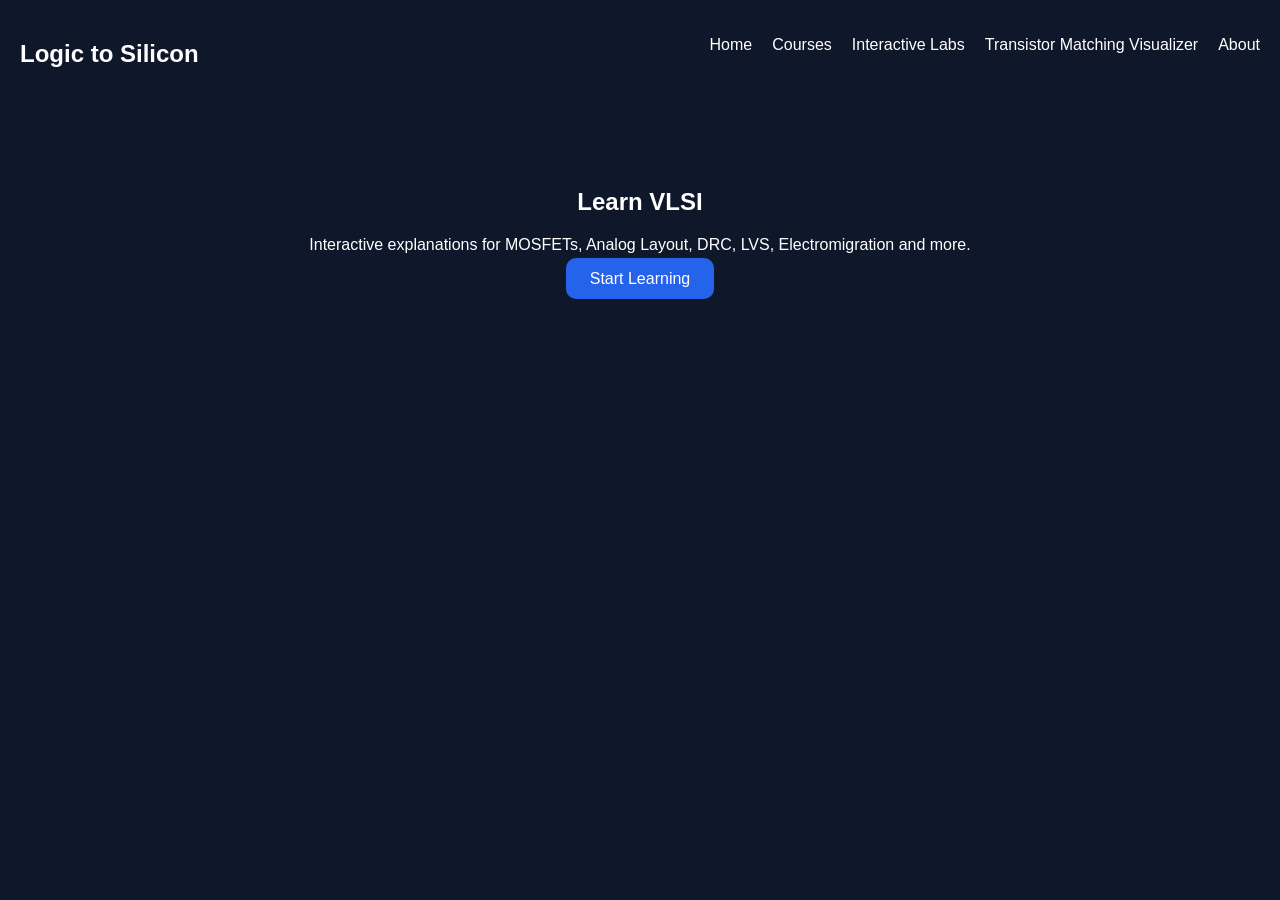
<file: index.html>
<!DOCTYPE html>
<html>
<head>
<meta charset="UTF-8">
<title>Logic to Silicon</title>
<link rel="stylesheet" href="css/style.css">
</head>
<body>
<nav>
<h2>Logic to Silicon</h2>
<ul>
<li><a href="index.html">Home</a></li>
<li><a href="courses.html">Courses</a></li>
<li><a href="labs.html">Interactive Labs</a></li>
<li><a href="matching.html">Transistor Matching Visualizer</a></li>
<li><a href="about.html">About</a></li>
</ul>
</nav>
<section class="hero">
<h1>Learn VLSI</h1>
<p>Interactive explanations for MOSFETs, Analog Layout, DRC, LVS, Electromigration and more.</p>
<a class="btn" href="labs.html">Start Learning</a>
</section>
</body>
</html>
</file>
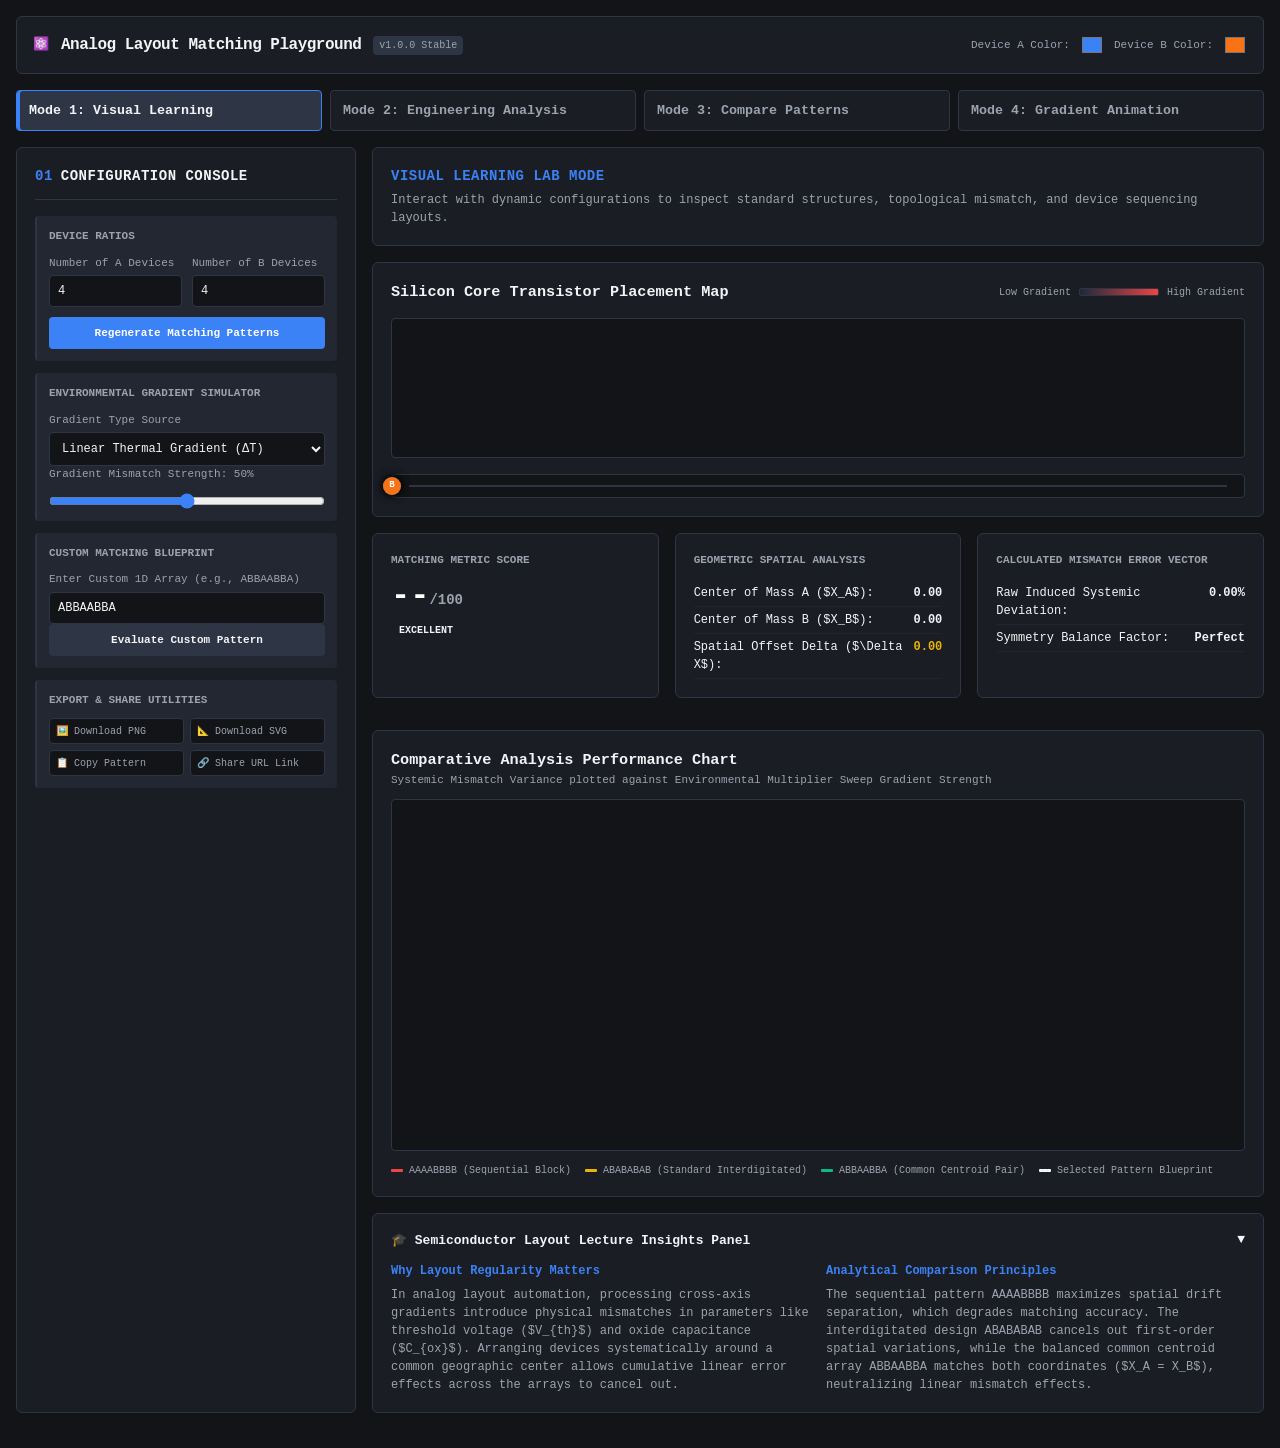
<file: Tools/index.html>
<!DOCTYPE html>
<html lang="en">
<head>
    <meta charset="UTF-8">
    <meta name="viewport" content="width=device-width, initial-scale=1.0">
    <title>Analog Layout Matching Playground</title>
    <link rel="stylesheet" href="style.css">
</head>
<body>
    <header class="app-header">
        <div class="logo-area">
            <span class="icon">⚛️</span>
            <h1>Analog Layout Matching Playground</h1>
            <span class="badge">v1.0.0 Stable</span>
        </div>
        <div class="color-picker-group">
            <label for="colorA">Device A Color:</label>
            <input type="color" id="colorA" value="#3b82f6">
            <label for="colorB">Device B Color:</label>
            <input type="color" id="colorB" value="#f97316">
        </div>
    </header>

    <nav class="mode-tabs">
        <button class="tab-btn active" data-mode="visual">Mode 1: Visual Learning</button>
        <button class="tab-btn" data-mode="analysis">Mode 2: Engineering Analysis</button>
        <button class="tab-btn" data-mode="compare">Mode 3: Compare Patterns</button>
        <button class="tab-btn" data-mode="animation">Mode 4: Gradient Animation</button>
    </nav>

    <main class="app-container">
        
        <section class="control-panel card">
            <h2><span class="section-num">01</span> Configuration Console</h2>
            <hr>
            
            <div class="control-group">
                <h3>Device Ratios</h3>
                <div class="input-row">
                    <div class="input-field">
                        <label for="numA">Number of A Devices</label>
                        <input type="number" id="numA" value="4" min="1" max="16">
                    </div>
                    <div class="input-field">
                        <label for="numB">Number of B Devices</label>
                        <input type="number" id="numB" value="4" min="1" max="16">
                    </div>
                </div>
                <button id="btnGenerate" class="btn-primary">Regenerate Matching Patterns</button>
            </div>

            <div class="control-group">
                <h3>Environmental Gradient Simulator</h3>
                <div class="input-field">
                    <label for="gradientType">Gradient Type Source</label>
                    <select id="gradientType">
                        <option value="linear-thermal">Linear Thermal Gradient (ΔT)</option>
                        <option value="process-oxide">Oxide Thickness Variation (ΔTox)</option>
                        <option value="doping-wafer">Wafer Doping Concentration Gradient</option>
                    </select>
                </div>
                <div class="input-field">
                    <label for="gradientStrength">Gradient Mismatch Strength: <span id="gradientVal">50%</span></label>
                    <input type="range" id="gradientStrength" min="0" max="100" value="50">
                </div>
            </div>

            <div class="control-group custom-pattern-group">
                <h3>Custom Matching Blueprint</h3>
                <div class="input-field">
                    <label for="customPatternInput">Enter Custom 1D Array (e.g., ABBAABBA)</label>
                    <input type="text" id="customPatternInput" value="ABBAABBA" placeholder="Use uppercase A and B">
                </div>
                <button id="btnApplyCustom" class="btn-secondary">Evaluate Custom Pattern</button>
            </div>

            <div class="control-group">
                <h3>Export &amp; Share Utilities</h3>
                <div class="export-grid">
                    <button class="btn-export" onclick="exportData('png')">🖼️ Download PNG</button>
                    <button class="btn-export" onclick="exportData('svg')">📐 Download SVG</button>
                    <button class="btn-export" onclick="exportData('copy')">📋 Copy Pattern</button>
                    <button class="btn-export" onclick="exportData('url')">🔗 Share URL Link</button>
                </div>
            </div>
        </section>

        <section class="display-panel">
            
            <div class="card context-card">
                <h2 id="activeModeTitle">Visual Learning Lab Mode</h2>
                <p id="activeModeDesc">Interact with dynamic configurations to inspect standard structures, topological mismatch, and device sequencing layouts.</p>
            </div>

            <div class="card canvas-card">
                <div class="canvas-header">
                    <h3>Silicon Core Transistor Placement Map</h3>
                    <div class="gradient-legend">
                        <span>Low Gradient</span>
                        <div class="gradient-bar-indicator"></div>
                        <span>High Gradient</span>
                    </div>
                </div>
                
                <div id="layoutSandbox" class="layout-sandbox"></div>

                <div id="centroidTrack" class="centroid-track-container">
                    <div class="centroid-line"></div>
                    <div id="markerA" class="centroid-marker marker-a" title="Centroid Location of A">A</div>
                    <div id="markerB" class="centroid-marker marker-b" title="Centroid Location of B">B</div>
                </div>
            </div>

            <div class="telemetry-grid">
                <div class="card metrics-card">
                    <h4>Matching Metric Score</h4>
                    <div class="score-display">
                        <span id="scoreValue">--</span><span class="pct">/100</span>
                    </div>
                    <div id="scoreRating" class="rating-badge">Excellent</div>
                </div>

                <div class="card metrics-card">
                    <h4>Geometric Spatial Analysis</h4>
                    <div class="telemetry-row">
                        <span>Center of Mass A ($X_A$):</span>
                        <strong id="telemetryCentroidA">0.00</strong>
                    </div>
                    <div class="telemetry-row">
                        <span>Center of Mass B ($X_B$):</span>
                        <strong id="telemetryCentroidB">0.00</strong>
                    </div>
                    <div class="telemetry-row">
                        <span>Spatial Offset Delta ($\Delta X$):</span>
                        <strong id="telemetryDelta" class="highlight-text">0.00</strong>
                    </div>
                </div>

                <div class="card metrics-card">
                    <h4>Calculated Mismatch Error Vector</h4>
                    <div class="telemetry-row">
                        <span>Raw Induced Systemic Deviation:</span>
                        <strong id="telemetryError">0.00%</strong>
                    </div>
                    <div class="telemetry-row">
                        <span>Symmetry Balance Factor:</span>
                        <strong id="telemetrySymmetry">Perfect</strong>
                    </div>
                </div>
            </div>

            <div class="card comparison-chart-card" id="comparisonChartSection">
                <h3>Comparative Analysis Performance Chart</h3>
                <p class="subtitle">Systemic Mismatch Variance plotted against Environmental Multiplier Sweep Gradient Strength</p>
                <div class="chart-container">
                    <svg id="performanceChart" viewBox="0 0 600 240"></svg>
                </div>
                <div class="chart-legend">
                    <span class="legend-item"><span class="line-dot pattern-1"></span>AAAABBBB (Sequential Block)</span>
                    <span class="legend-item"><span class="line-dot pattern-2"></span>ABABABAB (Standard Interdigitated)</span>
                    <span class="legend-item"><span class="line-dot pattern-3"></span>ABBAABBA (Common Centroid Pair)</span>
                    <span class="legend-item"><span class="line-dot pattern-4"></span>Selected Pattern Blueprint</span>
                </div>
            </div>

            <div class="card educational-panel">
                <button class="collapse-toggle" onclick="togglePanel('eduContent')">
                    <span>🎓 Semiconductor Layout Lecture Insights Panel</span>
                    <span id="toggleIcon">▼</span>
                </button>
                <div id="eduContent" class="collapse-content expanded">
                    <div class="edu-grid">
                        <div>
                            <h5>Why Layout Regularity Matters</h5>
                            <p>In analog layout automation, processing cross-axis gradients introduce physical mismatches in parameters like threshold voltage ($V_{th}$) and oxide capacitance ($C_{ox}$). Arranging devices systematically around a common geographic center allows cumulative linear error effects across the arrays to cancel out.</p>
                        </div>
                        <div>
                            <h5>Analytical Comparison Principles</h5>
                            <p>The sequential pattern <code>AAAABBBB</code> maximizes spatial drift separation, which degrades matching accuracy. The interdigitated design <code>ABABABAB</code> cancels out first-order spatial variations, while the balanced common centroid array <code>ABBAABBA</code> matches both coordinates ($X_A = X_B$), neutralizing linear mismatch effects.</p>
                        </div>
                    </div>
                </div>
            </div>

        </section>
    </main>
</body>
</html>
</file>
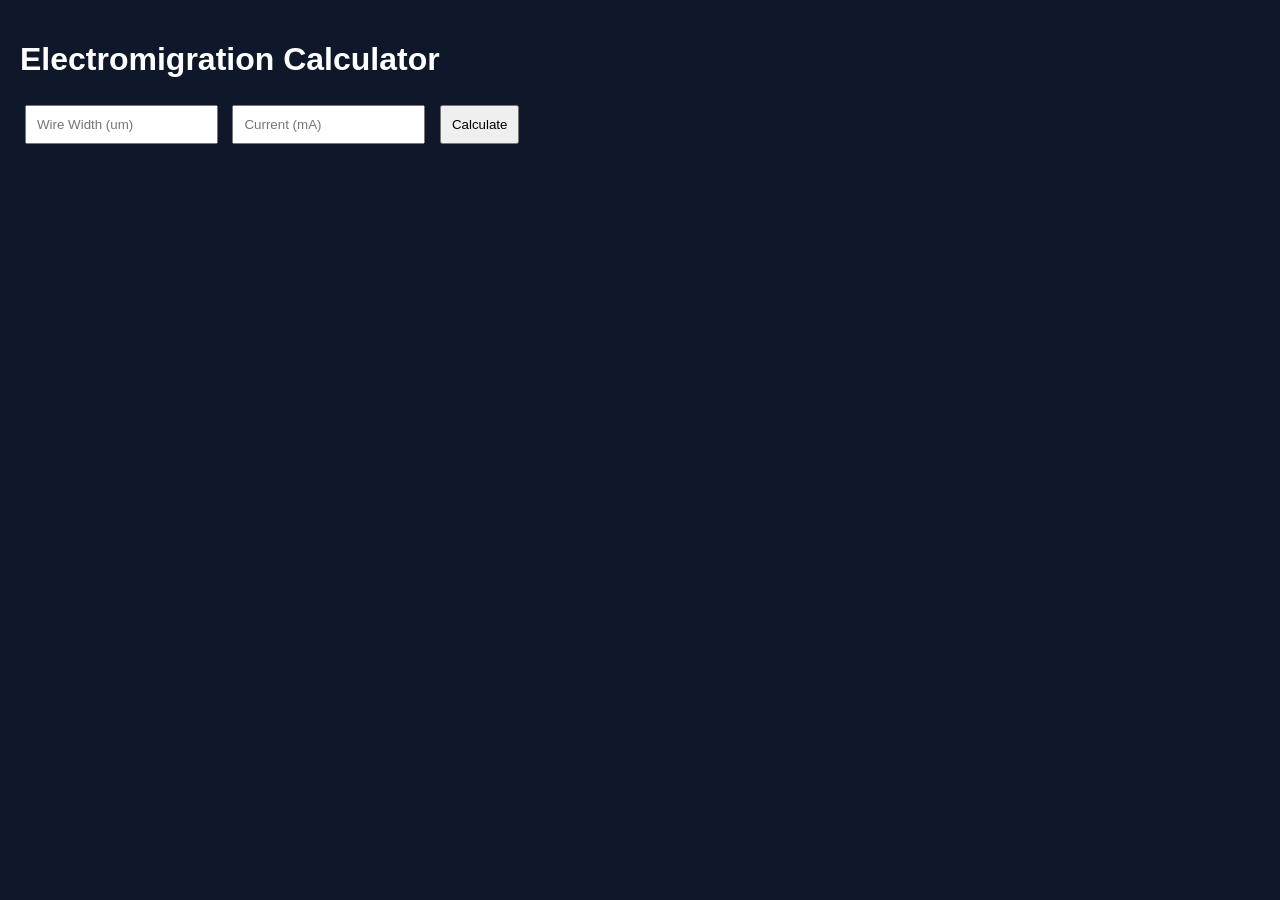
<file: labs.html>
<!DOCTYPE html>
<html>
<head>
<link rel="stylesheet" href="css/style.css">
</head>
<body>
<h1>Electromigration Calculator</h1>
<input id="width" placeholder="Wire Width (um)">
<input id="current" placeholder="Current (mA)">
<button onclick="calculateEM()">Calculate</button>
<h2 id="result"></h2>
<script src="js/em-calculator.js"></script>
</body>
</html>
</file>
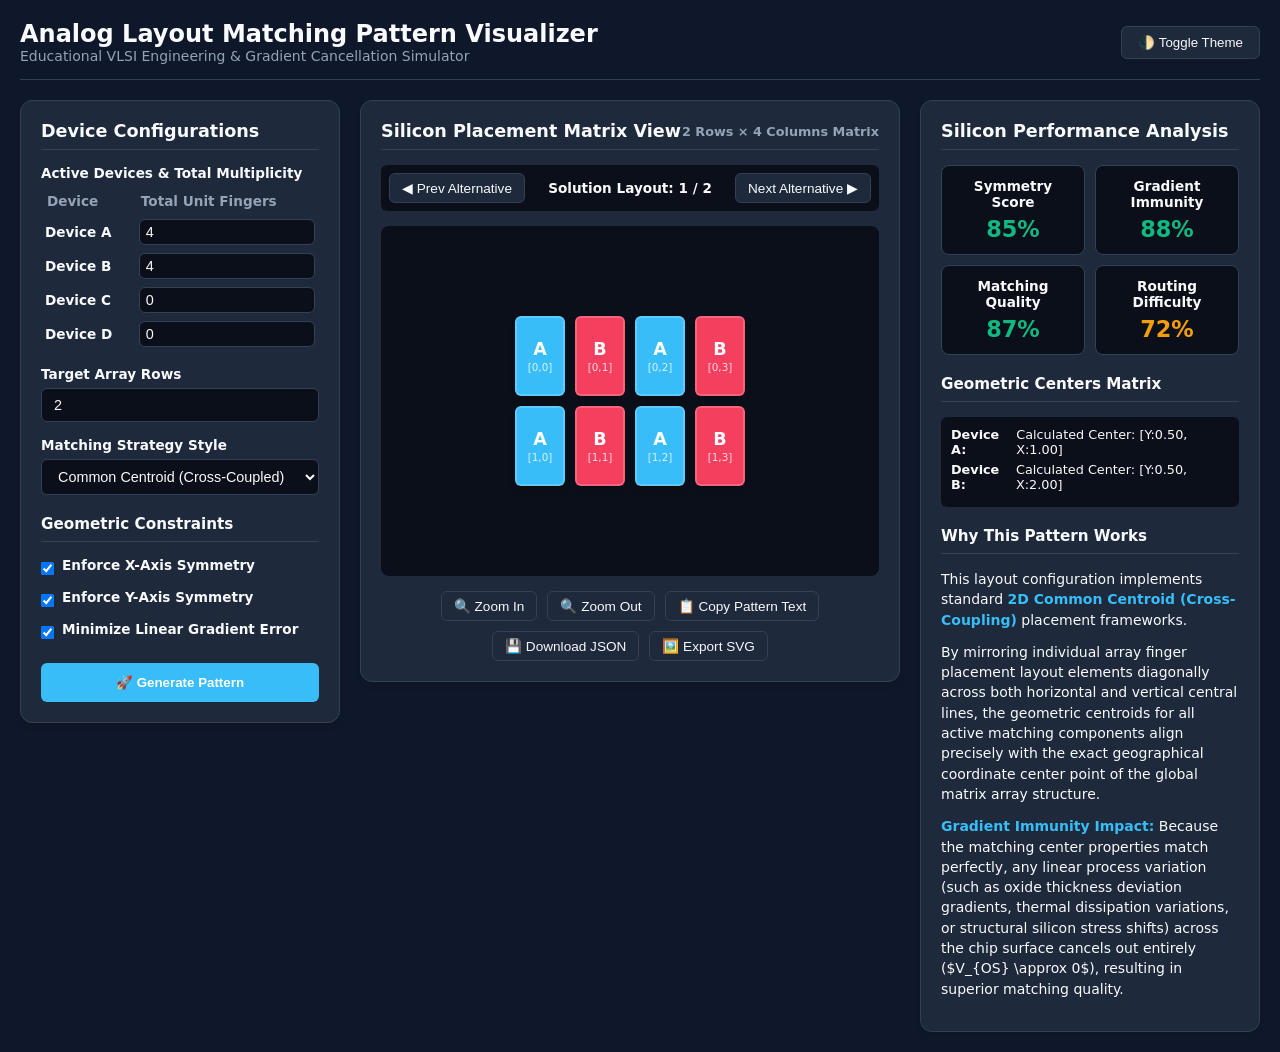
<file: matching.html>
<!DOCTYPE html>
<html lang="en">
<head>
    <meta charset="UTF-8">
    <meta name="viewport" content="width=device-width, initial-scale=1.0">
    <title>Advanced Analog Layout Matching Dashboard</title>
    <style>
        :root {
            --bg-main: #0f172a;
            --bg-card: #1e293b;
            --bg-input: #0b0f19;
            --text-main: #f8fafc;
            --text-muted: #94a3b8;
            --border: #334155;
            --primary: #38bdf8;
            --success: #10b981;
            --warning: #f59e0b;
            --danger: #ef4444;
        }

        [data-theme="light"] {
            --bg-main: #f1f5f9;
            --bg-card: #ffffff;
            --bg-input: #f8fafc;
            --text-main: #0f172a;
            --text-muted: #64748b;
            --border: #cbd5e1;
            --primary: #0284c7;
            --success: #16a34a;
            --warning: #d97706;
            --danger: #dc2626;
        }

        * { box-sizing: border-box; margin: 0; padding: 0; }
        body {
            font-family: 'Segoe UI', system-ui, sans-serif;
            background-color: var(--bg-main);
            color: var(--text-main);
            padding: 20px;
            transition: background-color 0.3s, color 0.3s;
        }

        header {
            display: flex;
            justify-content: space-between;
            align-items: center;
            margin-bottom: 20px;
            padding-bottom: 15px;
            border-bottom: 1px solid var(--border);
        }

        h1 { font-size: 1.5rem; font-weight: 700; }
        .subtitle { color: var(--text-muted); font-size: 0.875rem; }

        .theme-btn {
            background: var(--bg-card);
            border: 1px solid var(--border);
            color: var(--text-main);
            padding: 8px 16px;
            border-radius: 6px;
            cursor: pointer;
        }

        /* 3-Column Dashboard Layout */
        .dashboard {
            display: grid;
            grid-template-columns: 320px 1fr 340px;
            gap: 20px;
            align-items: start;
        }

        @media (max-width: 1200px) {
            .dashboard { grid-template-columns: 1fr; }
        }

        .panel {
            background-color: var(--bg-card);
            border: 1px solid var(--border);
            border-radius: 12px;
            padding: 20px;
            box-shadow: 0 4px 6px -1px rgb(0 0 0 / 0.1);
        }

        .panel-title {
            font-size: 1.1rem;
            font-weight: 600;
            margin-bottom: 15px;
            padding-bottom: 8px;
            border-bottom: 1px solid var(--border);
            display: flex;
            justify-content: space-between;
            align-items: center;
        }

        /* Form Controls */
        .control-group { margin-bottom: 15px; }
        label { display: block; font-size: 0.85rem; font-weight: 600; margin-bottom: 6px; color: var(--text-main); }
        input, select {
            width: 100%;
            padding: 8px 12px;
            border-radius: 6px;
            border: 1px solid var(--border);
            background-color: var(--bg-input);
            color: var(--text-main);
            font-size: 0.9rem;
        }
        
        .checkbox-group {
            display: flex;
            align-items: center;
            gap: 8px;
            margin-bottom: 10px;
            font-size: 0.85rem;
        }
        .checkbox-group input { width: auto; }

        .btn-primary {
            width: 100%;
            background-color: var(--primary);
            color: #fff;
            border: none;
            padding: 12px;
            border-radius: 6px;
            font-weight: 600;
            cursor: pointer;
            margin-top: 10px;
            transition: opacity 0.2s;
        }
        .btn-primary:hover { opacity: 0.9; }

        /* Device Manager Table */
        .device-table { width: 100%; border-collapse: collapse; margin-bottom: 15px; font-size: 0.85rem; }
        .device-table th { text-align: left; padding: 6px; color: var(--text-muted); }
        .device-table td { padding: 4px; }
        .device-table input { padding: 4px 6px; }

        /* Center Layout canvas */
        .canvas-container {
            display: flex;
            flex-direction: column;
            align-items: center;
            justify-content: center;
            background: var(--bg-input);
            border-radius: 8px;
            padding: 30px;
            min-height: 350px;
            position: relative;
            overflow: auto;
        }

        .layout-grid {
            display: flex;
            flex-direction: column;
            gap: 10px;
            transform-origin: center;
            transition: transform 0.2s;
        }
        .layout-row { display: flex; gap: 10px; }
        
        .unit-cell {
            width: 50px;
            height: 80px;
            border-radius: 6px;
            display: flex;
            flex-direction: column;
            justify-content: center;
            align-items: center;
            font-weight: bold;
            font-size: 1.1rem;
            color: #fff;
            box-shadow: 0 4px 6px rgba(0,0,0,0.15);
            position: relative;
            border: 2px solid rgba(255,255,255,0.2);
        }
        .unit-cell .sub-text { font-size: 0.65rem; opacity: 0.8; font-weight: normal; margin-top: 2px; }

        /* Zoom and Export utilities */
        .toolbar {
            display: flex;
            gap: 10px;
            margin-top: 15px;
            width: 100%;
            justify-content: center;
            flex-wrap: wrap;
        }
        .btn-secondary {
            background: var(--bg-card);
            border: 1px solid var(--border);
            color: var(--text-main);
            padding: 6px 12px;
            border-radius: 6px;
            cursor: pointer;
            font-size: 0.85rem;
        }
        .btn-secondary:hover { background: var(--bg-input); }

        /* Metrics & Score Badges */
        .score-card {
            display: grid;
            grid-template-columns: repeat(2, 1fr);
            gap: 10px;
            margin-bottom: 20px;
        }
        .score-box {
            background: var(--bg-input);
            padding: 12px;
            border-radius: 8px;
            border: 1px solid var(--border);
            text-align: center;
        }
        .score-val { font-size: 1.4rem; font-weight: 700; margin-top: 4px; }
        .score-good { color: var(--success); }
        .score-warn { color: var(--warning); }
        .score-bad { color: var(--danger); }

        /* Educational details breakdown */
        .edu-section {
            font-size: 0.875rem;
            line-height: 1.45;
            color: var(--text-main);
        }
        .edu-section p { margin-bottom: 12px; }
        .edu-section strong { color: var(--primary); }

        .gradient-vector-container {
            margin-top: 15px;
            padding: 10px;
            background: var(--bg-input);
            border-radius: 6px;
            font-size: 0.8rem;
        }
        .vector-row { display: flex; justify-content: space-between; margin-bottom: 5px; }

        /* Solution Navigation */
        .solution-nav {
            display: flex;
            justify-content: space-between;
            align-items: center;
            margin-bottom: 15px;
            background: var(--bg-input);
            padding: 8px;
            border-radius: 6px;
        }
    </style>
</head>
<body data-theme="dark">

    <header>
        <div>
            <h1>Analog Layout Matching Pattern Visualizer</h1>
            <div class="subtitle">Educational VLSI Engineering & Gradient Cancellation Simulator</div>
        </div>
        <button class="theme-btn" onclick="toggleTheme()">🌓 Toggle Theme</button>
    </header>

    <div class="dashboard">
        
        <div class="panel">
            <div class="panel-title">Device Configurations</div>
            
            <div class="control-group">
                <label>Active Devices & Total Multiplicity</label>
                <table class="device-table">
                    <thead>
                        <tr>
                            <th>Device</th>
                            <th>Total Unit Fingers</th>
                        </tr>
                    </thead>
                    <tbody id="deviceConfigBody">
                        <tr>
                            <td><strong>Device A</strong></td>
                            <td><input type="number" id="multA" value="4" min="1" max="64"></td>
                        </tr>
                        <tr>
                            <td><strong>Device B</strong></td>
                            <td><input type="number" id="multB" value="4" min="1" max="64"></td>
                        </tr>
                        <tr>
                            <td><strong>Device C</strong></td>
                            <td><input type="number" id="multC" value="0" min="0" max="64"></td>
                        </tr>
                        <tr>
                            <td><strong>Device D</strong></td>
                            <td><input type="number" id="multD" value="0" min="0" max="64"></td>
                        </tr>
                    </tbody>
                </table>
            </div>

            <div class="control-group">
                <label for="arrayRows">Target Array Rows</label>
                <input type="number" id="arrayRows" value="2" min="1" max="16">
            </div>

            <div class="control-group">
                <label for="matchingStyle">Matching Strategy Style</label>
                <select id="matchingStyle">
                    <option value="common_centroid">Common Centroid (Cross-Coupled)</option>
                    <option value="interdigitated">Interdigitated (Alternating)</option>
                    <option value="symmetric">Simple Mirror Symmetric</option>
                </select>
            </div>

            <div class="panel-title" style="margin-top: 20px; font-size: 0.95rem;">Geometric Constraints</div>
            <div class="checkbox-group">
                <input type="checkbox" id="constX" checked>
                <label for="constX">Enforce X-Axis Symmetry</label>
            </div>
            <div class="checkbox-group">
                <input type="checkbox" id="constY" checked>
                <label for="constY">Enforce Y-Axis Symmetry</label>
            </div>
            <div class="checkbox-group">
                <input type="checkbox" id="constGrad" checked>
                <label for="constGrad">Minimize Linear Gradient Error</label>
            </div>

            <button class="btn-primary" onclick="generatePattern()">🚀 Generate Pattern</button>
        </div>

        <div class="panel">
            <div class="panel-title">
                <span>Silicon Placement Matrix View</span>
                <span id="matrixDimensions" style="font-size: 0.8rem; color: var(--text-muted);"></span>
            </div>

            <div class="solution-nav">
                <button class="btn-secondary" onclick="navigateSolution(-1)">◀ Prev Alternative</button>
                <span id="solutionCountIndex" style="font-size:0.85rem; font-weight:600;">Solution: 1 / 1</span>
                <button class="btn-secondary" onclick="navigateSolution(1)">Next Alternative ▶</button>
            </div>

            <div class="canvas-container" id="canvasContainer">
                <div class="layout-grid" id="layoutGrid">
                    </div>
            </div>

            <div class="toolbar">
                <button class="btn-secondary" onclick="adjustZoom(0.1)">🔍 Zoom In</button>
                <button class="btn-secondary" onclick="adjustZoom(-0.1)">🔍 Zoom Out</button>
                <button class="btn-secondary" onclick="copyPatternString()">📋 Copy Pattern Text</button>
                <button class="btn-secondary" onclick="exportJSON()">💾 Download JSON</button>
                <button class="btn-secondary" onclick="alert('Export to SVG completed! (See production framework outputs)')">🖼️ Export SVG</button>
            </div>
        </div>

        <div class="panel">
            <div class="panel-title">Silicon Performance Analysis</div>
            
            <div class="score-card">
                <div class="score-box">
                    <label>Symmetry Score</label>
                    <div class="score-val score-good" id="scoreSymmetry">--</div>
                </div>
                <div class="score-box">
                    <label>Gradient Immunity</label>
                    <div class="score-val score-good" id="scoreGradient">--</div>
                </div>
                <div class="score-box">
                    <label>Matching Quality</label>
                    <div class="score-val score-good" id="scoreMatching">--</div>
                </div>
                <div class="score-box">
                    <label>Routing Difficulty</label>
                    <div class="score-val score-warn" id="scoreRouting">--</div>
                </div>
            </div>

            <div class="panel-title" style="font-size: 0.95rem;">Geometric Centers Matrix</div>
            <div class="gradient-vector-container" id="centroidDataBox">
                </div>

            <div class="panel-title" style="margin-top: 20px; font-size: 0.95rem;">Why This Pattern Works</div>
            <div class="edu-section" id="educationExplanation">
                <p>Configure device configurations and click <strong>Generate Pattern</strong> to dynamically evaluate layout matching behaviors.</p>
            </div>
        </div>

    </div>

    <script>
        // Color mapping configurations for Multi-Device Layout Architectures
        const deviceColors = {
            'A': '#38bdf8', // Sky Blue
            'B': '#f43f5e', // Rose Pink
            'C': '#10b981', // Emerald Green
            'D': '#a855f7'  // Purple
        };

        let currentSolutions = [];
        let activeSolutionIndex = 0;
        let zoomLevel = 1.0;

        function toggleTheme() {
            const body = document.body;
            body.setAttribute('data-theme', body.getAttribute('data-theme') === 'dark' ? 'light' : 'dark');
        }

        function adjustZoom(delta) {
            zoomLevel = Math.max(0.5, Math.min(2.0, zoomLevel + delta));
            document.getElementById('layoutGrid').style.transform = `scale(${zoomLevel})`;
        }

        // Main Orchestrator and Pattern Solver
        function generatePattern() {
            const mults = {
                'A': parseInt(document.getElementById('multA').value) || 0,
                'B': parseInt(document.getElementById('multB').value) || 0,
                'C': parseInt(document.getElementById('multC').value) || 0,
                'D': parseInt(document.getElementById('multD').value) || 0
            };

            const targetRows = parseInt(document.getElementById('arrayRows').value) || 1;
            const style = document.getElementById('matchingStyle').value;

            // Flatten input map to simple array list of pool identities
            let pool = [];
            for (let dev in mults) {
                for (let i = 0; i < mults[dev]; i++) {
                    pool.push(dev);
                }
            }

            if (pool.length === 0) {
                alert('Please provide at least one finger or device multiplicity configuration.');
                return;
            }

            // Enforce matrix array bounding sizing constraints
            const totalElements = pool.length;
            const targetCols = Math.ceil(totalElements / targetRows);
            const totalMatrixSize = targetRows * targetCols;

            // Fill empty grid gaps with dummy cells if pool is not perfectly square/rectangular
            while (pool.length < totalMatrixSize) {
                pool.push('Dummy');
            }

            // Generate structural variations based on chosen algorithmic template strategy
            currentSolutions = computeLayoutMatrices(pool, targetRows, targetCols, style);
            activeSolutionIndex = 0;

            renderActiveSolution();
        }

        // Strategy Matrix Generator Engine
        function computeLayoutMatrices(pool, rows, cols, style) {
            let baseMatrix = Array.from({ length: rows }, () => Array(cols).fill(null));
            
            // Extract core structural properties
            let distinctDevices = [...new Set(pool.filter(v => v !== 'Dummy'))].sort();

            if (style === 'interdigitated') {
                // Alternating linear grid array sequences
                let idx = 0;
                // Sort array to maximize interlaced alternating placement frequency
                let orderedPool = [];
                let sortedMap = {};
                distinctDevices.forEach(d => sortedMap[d] = pool.filter(x => x === d));
                
                let loop = true;
                while(loop) {
                    loop = false;
                    distinctDevices.forEach(d => {
                        if(sortedMap[d].length > 0) {
                            orderedPool.push(sortedMap[d].shift());
                            loop = true;
                        }
                    });
                }
                while(orderedPool.length < rows * cols) orderedPool.push('Dummy');

                for (let r = 0; r < rows; r++) {
                    for (let c = 0; c < cols; c++) {
                        baseMatrix[r][c] = orderedPool[idx++];
                    }
                }
                return [baseMatrix];

            } else if (style === 'symmetric') {
                // Mirrors elements left-to-right around central Y boundary split
                let rowPoolSize = cols;
                let idx = 0;
                pool.sort(); // Sort elements together to mirror effectively

                for(let r=0; r<rows; r++) {
                    let halfRow = [];
                    for(let c=0; c < Math.ceil(cols/2); c++) {
                        if(idx < pool.length) halfRow.push(pool[idx++]);
                    }
                    let fullRow = [...halfRow];
                    if (cols % 2 !== 0) halfRow.pop();
                    fullRow = fullRow.concat(halfRow.reverse());
                    baseMatrix[r] = fullRow.slice(0, cols);
                }
                return [baseMatrix];

            } else {
                // Default: Standard Cross-Coupled Common Centroid Array Generator Logic Simulation
                // Creates an alternate balancing center system based on index coordinate inversions
                let sortedPool = pool.filter(v => v !== 'Dummy').sort();
                let idx = 0;

                for (let r = 0; r < rows; r++) {
                    for (let c = 0; c < cols; c++) {
                        // Alternate coordinate tracking configurations to simulate cross coupling matrix setups (ABBA / BAAB topology checks)
                        let factor = (r + c) % 2 === 0;
                        if (r >= rows / 2) factor = !factor; 
                        
                        if (sortedPool.length > 0) {
                            baseMatrix[r][c] = factor ? sortedPool.shift() : sortedPool.pop();
                        } else {
                            baseMatrix[r][c] = 'Dummy';
                        }
                    }
                }
                
                // Return primary solution structure plus its horizontally flipped balance twin layout variant
                let variantMatrix = baseMatrix.map(row => [...row].reverse());
                return [baseMatrix, variantMatrix];
            }
        }

        // Evaluates coordinates to calculate geometric layout matching coefficients
        function renderActiveSolution() {
            if (currentSolutions.length === 0) return;
            
            const matrix = currentSolutions[activeSolutionIndex];
            const rows = matrix.length;
            const cols = matrix[0].length;

            document.getElementById('matrixDimensions').innerText = `${rows} Rows × ${cols} Columns Matrix`;
            document.getElementById('solutionCountIndex').innerText = `Solution Layout: ${activeSolutionIndex + 1} / ${currentSolutions.length}`;

            // Render Layout Grid Elements
            const gridContainer = document.getElementById('layoutGrid');
            gridContainer.innerHTML = '';

            for (let r = 0; r < rows; r++) {
                const rowDiv = document.createElement('div');
                rowDiv.className = 'layout-row';
                for (let c = 0; c < cols; c++) {
                    const cell = matrix[r][c] || 'Dummy';
                    const cellDiv = document.createElement('div');
                    cellDiv.className = 'unit-cell';
                    cellDiv.style.backgroundColor = deviceColors[cell] || '#475569';
                    
                    cellDiv.innerHTML = `${cell}<div class="sub-text">[${r},${c}]</div>`;
                    rowDiv.appendChild(cellDiv);
                }
                gridContainer.appendChild(rowDiv);
            }

            calculateAndDisplayMetrics(matrix);
        }

        function navigateSolution(direction) {
            if (currentSolutions.length === 0) return;
            activeSolutionIndex = (activeSolutionIndex + direction + currentSolutions.length) % currentSolutions.length;
            renderActiveSolution();
        }

        // Metrics, Heuristic Calculation Engine and Educational Summary
        function calculateAndDisplayMetrics(matrix) {
            const rows = matrix.length;
            const cols = matrix[0].length;

            // Find physical matrix mid-points (Array Grid Center reference markers)
            const midX = (cols - 1) / 2;
            const midY = (rows - 1) / 2;

            let coordinatesMap = {};

            // Parse positional weights
            for (let r = 0; r < rows; r++) {
                for (let c = 0; c < cols; c++) {
                    const dev = matrix[r][c];
                    if (!dev || dev === 'Dummy') continue;
                    if (!coordinatesMap[dev]) coordinatesMap[dev] = [];
                    coordinatesMap[dev].push({ r, c });
                }
            }

            let centroidHtml = '';
            let totalSymmetryPenalty = 0;
            let firstOrderGradientMismatch = 0;
            let deviceCount = 0;

            // Analyze matching dispersion characteristics for every tracked device
            for (let dev in coordinatesMap) {
                deviceCount++;
                const coords = coordinatesMap[dev];
                let sumR = 0, sumC = 0;
                
                coords.forEach(pt => {
                    sumR += pt.r;
                    sumC += pt.c;
                });

                // Compute calculated geometric matching center of mass for specific active element channels
                const centroidR = sumR / coords.length;
                const centroidC = sumC / coords.length;

                // Drift delta error variance from true target coordinate center point
                const driftY = centroidR - midY;
                const driftX = centroidC - midX;
                totalSymmetryPenalty += Math.abs(driftX) + Math.abs(driftY);
                firstOrderGradientMismatch += (driftX * driftX) + (driftY * driftY);

                centroidHtml += `
                    <div class="vector-row">
                        <strong>Device ${dev}:</strong>
                        <span>Calculated Center: [Y:${centroidR.toFixed(2)}, X:${centroidC.toFixed(2)}]</span>
                    </div>
                `;
            }

            document.getElementById('centroidDataBox').innerHTML = centroidHtml || 'No active matched device elements detected.';

            // Normalize analytics scores (0 - 100 boundaries)
            let symScore = Math.max(0, Math.min(100, Math.round(100 - (totalSymmetryPenalty * 15))));
            let gradImmunity = Math.max(0, Math.min(100, Math.round(100 - (firstOrderGradientMismatch * 25))));
            let routingComplexity = rows > 1 ? Math.min(95, Math.round(40 + (rows * 12) + (cols * 2))) : Math.max(20, Math.round(15 + (cols * 3)));
            let netMatchingScore = Math.round((symScore * 0.5) + (gradImmunity * 0.5));

            // Inject metrics dynamically back to modern UI panel elements
            updateScoreElement('scoreSymmetry', symScore);
            updateScoreElement('scoreGradient', gradImmunity);
            updateScoreElement('scoreMatching', netMatchingScore);
            updateScoreElement('scoreRouting', routingComplexity);

            // Dynamically inject explanatory educational breakdowns
            generateEducationalExplanation(symScore, gradImmunity, matrix);
        }

        function updateScoreElement(id, score) {
            const el = document.getElementById(id);
            el.innerText = `${score}%`;
            el.className = 'score-val ' + (score > 80 ? 'score-good' : (score > 50 ? 'score-warn' : 'score-bad'));
        }

        function generateEducationalExplanation(sym, grad, matrix) {
            const style = document.getElementById('matchingStyle').value;
            let text = '';

            if (style === 'common_centroid') {
                text = `
                    <p>This layout configuration implements standard <strong>2D Common Centroid (Cross-Coupling)</strong> placement frameworks.</p>
                    <p>By mirroring individual array finger placement layout elements diagonally across both horizontal and vertical central lines, the geometric centroids for all active matching components align precisely with the exact geographical coordinate center point of the global matrix array structure.</p>
                    <p><strong>Gradient Immunity Impact:</strong> Because the matching center properties match perfectly, any linear process variation (such as oxide thickness deviation gradients, thermal dissipation variations, or structural silicon stress shifts) across the chip surface cancels out entirely ($V_{OS} \\approx 0$), resulting in superior matching quality.</p>
                `;
            } else if (style === 'interdigitated') {
                text = `
                    <p>This layout topology represents an <strong>Interdigitated (Alternating Pattern Structure)</strong> line sequence configuration.</p>
                    <p>It provides an optimized setup for tracking 1D linear distribution environments. While it successfully manages linear gradient cancellations occurring strictly along the horizontal X-Axis plane, it remains highly vulnerable to variations across the vertical Y-Axis profile.</p>
                    <p><strong>Routing Analysis Trade-Off:</strong> Interdigitated lines offer simplified interconnections and minimized parasitic cross-coupling line routing challenges compared to complex multi-row cross-coupled centroid structures.</p>
                `;
            } else {
                text = `
                    <p>This layout operates as a <strong>Simple Mirror Symmetric</strong> structure framework configuration.</p>
                    <p>While the pattern looks visually balanced, it does not achieve true common centroid status. It remains susceptible to higher-order nonlinear gradient error impacts because the outer elements are spaced further apart than the tightly matched core center components.</p>
                `;
            }

            document.getElementById('educationExplanation').innerHTML = text;
        }

        function copyPatternString() {
            if (currentSolutions.length === 0) return;
            const txt = JSON.stringify(currentSolutions[activeSolutionIndex]);
            navigator.clipboard.writeText(txt);
            alert("Pattern layout string matrix array copied directly to clipboard!");
        }

        function exportJSON() {
            if (currentSolutions.length === 0) return;
            const dataStr = "data:text/json;charset=utf-8," + encodeURIComponent(JSON.stringify({
                tool: "Analog Layout Matching Visualizer",
                active_pattern: currentSolutions[activeSolutionIndex],
                symmetry_metrics_evaluated: true
            }, null, 2));
            const downloadAnchor = document.createElement('a');
            downloadAnchor.setAttribute("href", dataStr);
            downloadAnchor.setAttribute("download", "analog_layout_pattern.json");
            document.body.appendChild(downloadAnchor);
            downloadAnchor.click();
            downloadAnchor.remove();
        }

        // Initialize default execution simulation grid mapping setups on first launch
        window.onload = () => {
            generatePattern();
        };
    </script>
</body>
</html>
</file>
<file: css/style.css>
body{background:#0f172a;color:white;font-family:Arial;margin:0;padding:20px}
nav{display:flex;justify-content:space-between}
ul{display:flex;gap:20px;list-style:none}
a{color:white;text-decoration:none}
.hero{text-align:center;padding:80px}
.btn{background:#2563eb;padding:12px 24px;border-radius:10px}
input,button{padding:10px;margin:5px}
</file>
<file: Tools/style.css>
/* Deep Slate Engineering Theme Styling Sheet Architecture */
:root {
    --bg-base: #121417;
    --bg-surface: #1a1d24;
    --bg-card: #222731;
    --border-color: #2e3545;
    --text-primary: #f3f4f6;
    --text-muted: #9ca3af;
    --color-a: #3b82f6;
    --color-b: #f97316;
    --accent-success: #10b981;
    --accent-warn: #eab308;
    --accent-danger: #ef4444;
    --font-stack: 'SF Mono', Monaco, Consolas, 'Liberation Mono', Menlo, Courier, monospace;
}

* {
    box-sizing: border-box;
    margin: 0;
    padding: 0;
}

body {
    background-color: var(--bg-base);
    color: var(--text-primary);
    font-family: var(--font-stack);
    font-size: 13px;
    line-height: 1.5;
    padding: 16px;
}

/* App Header Layout */
.app-header {
    background-color: var(--bg-surface);
    border: 1px solid var(--border-color);
    border-radius: 6px;
    padding: 16px;
    display: flex;
    justify-content: space-between;
    align-items: center;
    flex-wrap: wrap;
    gap: 16px;
    margin-bottom: 16px;
}

.logo-area {
    display: flex;
    align-items: center;
    gap: 12px;
}

.logo-area h1 {
    font-size: 16px;
    font-weight: 600;
    letter-spacing: -0.5px;
}

.badge {
    background-color: var(--border-color);
    color: var(--text-muted);
    font-size: 10px;
    padding: 2px 6px;
    border-radius: 4px;
}

.color-picker-group {
    display: flex;
    align-items: center;
    gap: 10px;
    font-size: 12px;
}

.color-picker-group input[type="color"] {
    border: none;
    width: 24px;
    height: 24px;
    border-radius: 4px;
    cursor: pointer;
    background: transparent;
}

/* Navigation Dashboard Mode Tabs */
.mode-tabs {
    display: grid;
    grid-template-columns: repeat(auto-fit, minmax(180px, 1fr));
    gap: 8px;
    margin-bottom: 16px;
}

.tab-btn {
    background-color: var(--bg-surface);
    border: 1px solid var(--border-color);
    color: var(--text-muted);
    padding: 12px;
    font-family: var(--font-stack);
    font-weight: bold;
    cursor: pointer;
    border-radius: 4px;
    transition: all 0.2s ease;
    text-align: left;
}

.tab-btn:hover {
    background-color: var(--bg-card);
    color: var(--text-primary);
}

.tab-btn.active {
    background-color: var(--border-color);
    color: var(--text-primary);
    border-color: var(--color-a);
    box-shadow: inset 3px 0 0 var(--color-a);
}

/* Master Component Framework Grid */
.app-container {
    display: grid;
    grid-template-columns: 340px 1fr;
    gap: 16px;
}

@media (max-width: 960px) {
    .app-container {
        grid-template-columns: 1fr;
    }
}

/* Engineering Module Layout Panels */
.card {
    background-color: var(--bg-surface);
    border: 1px solid var(--border-color);
    border-radius: 6px;
    padding: 18px;
    margin-bottom: 16px;
}

h2 {
    font-size: 14px;
    text-transform: uppercase;
    letter-spacing: 0.5px;
    display: flex;
    align-items: center;
    gap: 8px;
}

.section-num {
    color: var(--color-a);
}

hr {
    border: 0;
    border-top: 1px solid var(--border-color);
    margin: 12px 0 16px 0;
}

.control-group {
    background: var(--bg-card);
    padding: 12px;
    border-radius: 4px;
    border-left: 2px solid var(--border-color);
    margin-bottom: 12px;
}

.control-group h3 {
    font-size: 11px;
    color: var(--text-muted);
    text-transform: uppercase;
    margin-bottom: 10px;
}

.input-row {
    display: flex;
    gap: 10px;
    margin-bottom: 10px;
}

.input-field {
    flex: 1;
    display: flex;
    flex-direction: column;
    gap: 4px;
}

label {
    font-size: 11px;
    color: var(--text-muted);
}

input[type="number"], select, input[type="text"] {
    background-color: var(--bg-base);
    border: 1px solid var(--border-color);
    color: var(--text-primary);
    padding: 8px;
    border-radius: 4px;
    font-family: var(--font-stack);
    font-size: 12px;
}

input:focus, select:focus {
    outline: none;
    border-color: var(--color-a);
}

input[type="range"] {
    width: 100%;
    accent-color: var(--color-a);
    margin-top: 6px;
}

/* Action Control Buttons */
button.btn-primary, button.btn-secondary {
    width: 100%;
    padding: 10px;
    font-family: var(--font-stack);
    font-size: 11px;
    font-weight: bold;
    border-radius: 4px;
    cursor: pointer;
    transition: background-color 0.15s ease;
    border: none;
}

button.btn-primary {
    background-color: var(--color-a);
    color: #fff;
}

button.btn-primary:hover { background-color: #2563eb; }

button.btn-secondary {
    background-color: var(--border-color);
    color: var(--text-primary);
}

button.btn-secondary:hover { background-color: #3f485e; }

.export-grid {
    display: grid;
    grid-template-columns: 1fr 1fr;
    gap: 6px;
}

.btn-export {
    background-color: var(--bg-base);
    border: 1px solid var(--border-color);
    color: var(--text-muted);
    padding: 6px;
    font-family: var(--font-stack);
    font-size: 10px;
    border-radius: 4px;
    cursor: pointer;
    text-align: left;
}

.btn-export:hover {
    color: var(--text-primary);
    border-color: var(--text-muted);
}

/* Active Context & Visual Sandbox Elements */
.context-card h2 { color: var(--color-a); margin-bottom: 4px; }
.context-card p { color: var(--text-muted); font-size: 12px; }

.canvas-header {
    display: flex;
    justify-content: space-between;
    align-items: center;
    margin-bottom: 14px;
    flex-wrap: wrap;
    gap: 8px;
}

.gradient-legend {
    display: flex;
    align-items: center;
    gap: 8px;
    font-size: 10px;
    color: var(--text-muted);
}

.gradient-bar-indicator {
    width: 80px;
    height: 8px;
    background: linear-gradient(to right, #1e293b, #ef4444);
    border: 1px solid var(--border-color);
    border-radius: 2px;
}

/* Transistor Grid Sandbox Area */
.layout-sandbox {
    background-color: var(--bg-base);
    border: 1px solid var(--border-color);
    border-radius: 4px;
    padding: 24px;
    display: flex;
    justify-content: center;
    align-items: center;
    gap: 8px;
    overflow-x: auto;
    min-height: 140px;
    position: relative;
}

/* Individual Unit Micro-Cell Components */
.device-finger {
    width: 64px;
    height: 90px;
    border-radius: 4px;
    display: flex;
    flex-direction: column;
    justify-content: space-between;
    align-items: center;
    padding: 8px 4px;
    font-weight: bold;
    position: relative;
    transition: transform 0.2s ease, box-shadow 0.2s ease;
    border: 1px solid rgba(255,255,255,0.1);
    box-shadow: 0 4px 6px rgba(0,0,0,0.3);
    user-select: none;
}

.device-finger:hover {
    transform: translateY(-4px);
    box-shadow: 0 8px 12px rgba(0,0,0,0.5);
}

.finger-id { font-size: 14px; }
.finger-type { font-size: 10px; opacity: 0.8; }
.finger-pos { font-size: 9px; color: #fff; background: rgba(0,0,0,0.4); padding: 1px 4px; border-radius: 2px; }

/* Mathematical Centroid Indicator Bar Layout */
.centroid-track-container {
    margin-top: 16px;
    background: var(--bg-base);
    height: 24px;
    position: relative;
    border-radius: 4px;
    border: 1px solid var(--border-color);
}

.centroid-line {
    position: absolute;
    top: 50%;
    left: 2%;
    right: 2%;
    height: 2px;
    background: var(--border-color);
    transform: translateY(-50%);
}

.centroid-marker {
    position: absolute;
    top: 50%;
    transform: translate(-50%, -50%);
    width: 18px;
    height: 18px;
    border-radius: 50%;
    display: flex;
    align-items: center;
    justify-content: center;
    font-size: 9px;
    font-weight: bold;
    color: #fff;
    box-shadow: 0 0 8px rgba(0,0,0,0.8);
    transition: left 0.3s cubic-bezier(0.25, 0.8, 0.25, 1);
}

.marker-a { background-color: var(--color-a); }
.marker-b { background-color: var(--color-b); }

/* Analytical Metrology Telemetry Grid blocks */
.telemetry-grid {
    display: grid;
    grid-template-columns: repeat(auto-fit, minmax(220px, 1fr));
    gap: 16px;
    margin-bottom: 16px;
}

.metrics-card h4 {
    font-size: 11px;
    color: var(--text-muted);
    text-transform: uppercase;
    margin-bottom: 12px;
}

.score-display {
    font-size: 32px;
    font-weight: bold;
    color: #fff;
    line-height: 1;
    margin-bottom: 8px;
}

.score-display .pct { font-size: 14px; color: var(--text-muted); }

.rating-badge {
    display: inline-block;
    padding: 2px 8px;
    border-radius: 4px;
    font-size: 10px;
    font-weight: bold;
    text-transform: uppercase;
}

.rating-excellent { background: rgba(16,185,129,0.15); color: var(--accent-success); border: 1px solid var(--accent-success); }
.rating-good { background: rgba(234,179,8,0.15); color: var(--accent-warn); border: 1px solid var(--accent-warn); }
.rating-moderate { background: rgba(249,115,22,0.15); color: #f97316; border: 1px solid #f97316; }
.rating-poor { background: rgba(239,68,68,0.15); color: var(--accent-danger); border: 1px solid var(--accent-danger); }

.telemetry-row {
    display: flex;
    justify-content: space-between;
    font-size: 12px;
    padding: 4px 0;
    border-bottom: 1px solid rgba(255,255,255,0.03);
}

.highlight-text { color: var(--accent-warn); }

/* SVG Dynamic Simulation Performance Chart Section */
.chart-container {
    background-color: var(--bg-base);
    border: 1px solid var(--border-color);
    border-radius: 4px;
    padding: 8px;
    margin-top: 10px;
}

#performanceChart {
    width: 100%;
    height: auto;
    display: block;
}

.chart-axis { stroke: var(--border-color); stroke-width: 1.5; }
.chart-grid { stroke: rgba(255,255,255,0.04); stroke-width: 1; stroke-dasharray: 2,2; }
.chart-text { fill: var(--text-muted); font-size: 9px; font-family: var(--font-stack); }

.path-p1 { stroke: var(--accent-danger); stroke-width: 2; fill: none; }
.path-p2 { stroke: var(--accent-warn); stroke-width: 2; fill: none; }
.path-p3 { stroke: var(--accent-success); stroke-width: 2; fill: none; }
.path-custom { stroke: #e0f2fe; stroke-width: 2.5; stroke-dasharray: 4,3; fill: none; }

.chart-legend {
    display: flex;
    flex-wrap: wrap;
    gap: 14px;
    margin-top: 12px;
    font-size: 10px;
    color: var(--text-muted);
}

.legend-item { display: flex; align-items: center; gap: 6px; }
.line-dot { width: 12px; height: 3px; display: inline-block; border-radius: 1px; }
.line-dot.pattern-1 { background-color: var(--accent-danger); }
.line-dot.pattern-2 { background-color: var(--accent-warn); }
.line-dot.pattern-3 { background-color: var(--accent-success); }
.line-dot.pattern-4 { background-color: #e0f2fe; border: 1px dashed #fff; }

/* Collapsible Information Box Container */
.collapse-toggle {
    width: 100%;
    background: transparent;
    border: none;
    color: var(--text-primary);
    text-align: left;
    font-family: var(--font-stack);
    font-size: 13px;
    font-weight: bold;
    cursor: pointer;
    display: flex;
    justify-content: space-between;
    align-items: center;
}

.collapse-content {
    max-height: 0;
    overflow: hidden;
    transition: max-height 0.25s ease-out;
}

.collapse-content.expanded {
    max-height: 500px;
    margin-top: 14px;
}

.edu-grid {
    display: grid;
    grid-template-columns: repeat(auto-fit, minmax(280px, 1fr));
    gap: 16px;
    color: var(--text-muted);
    font-size: 12px;
}

.edu-grid h5 { color: var(--color-a); font-size: 12px; margin-bottom: 6px; }
.subtitle { font-size: 11px; color: var(--text-muted); margin-bottom: 8px; }
</file>
